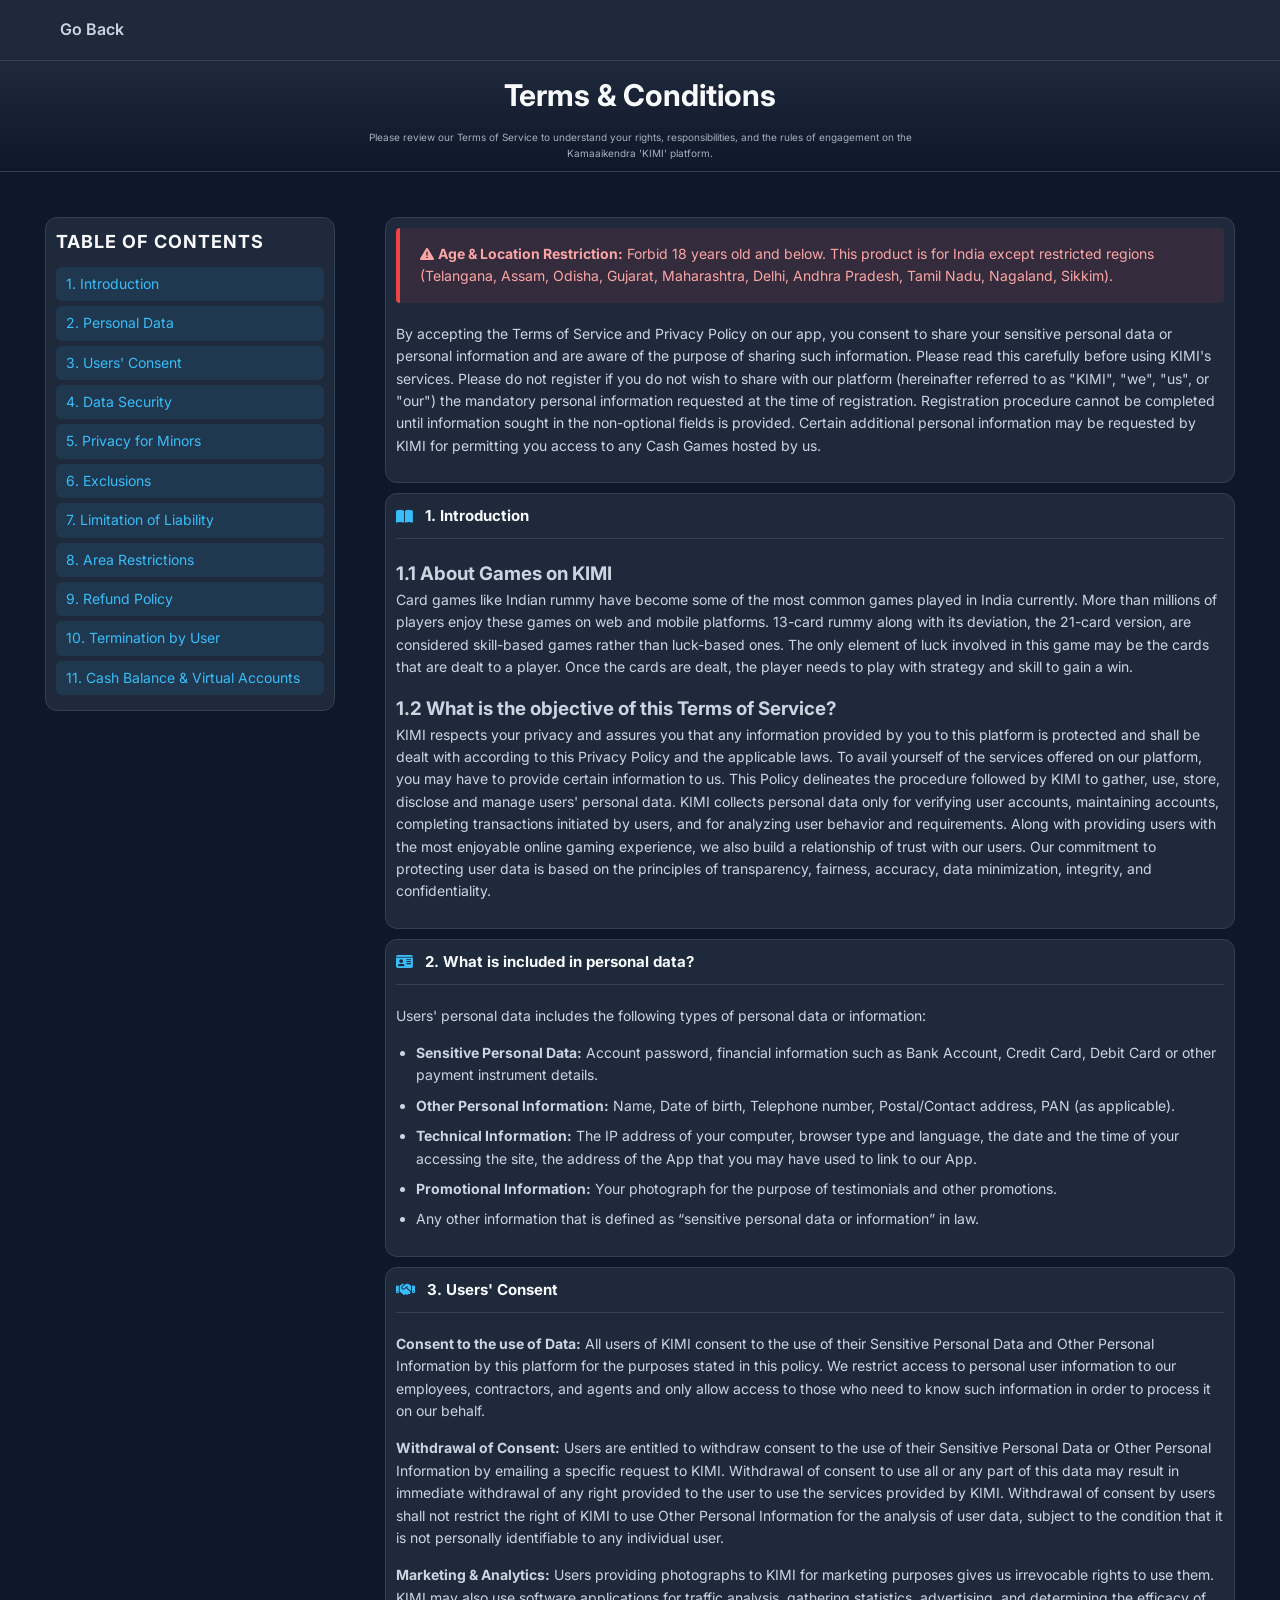
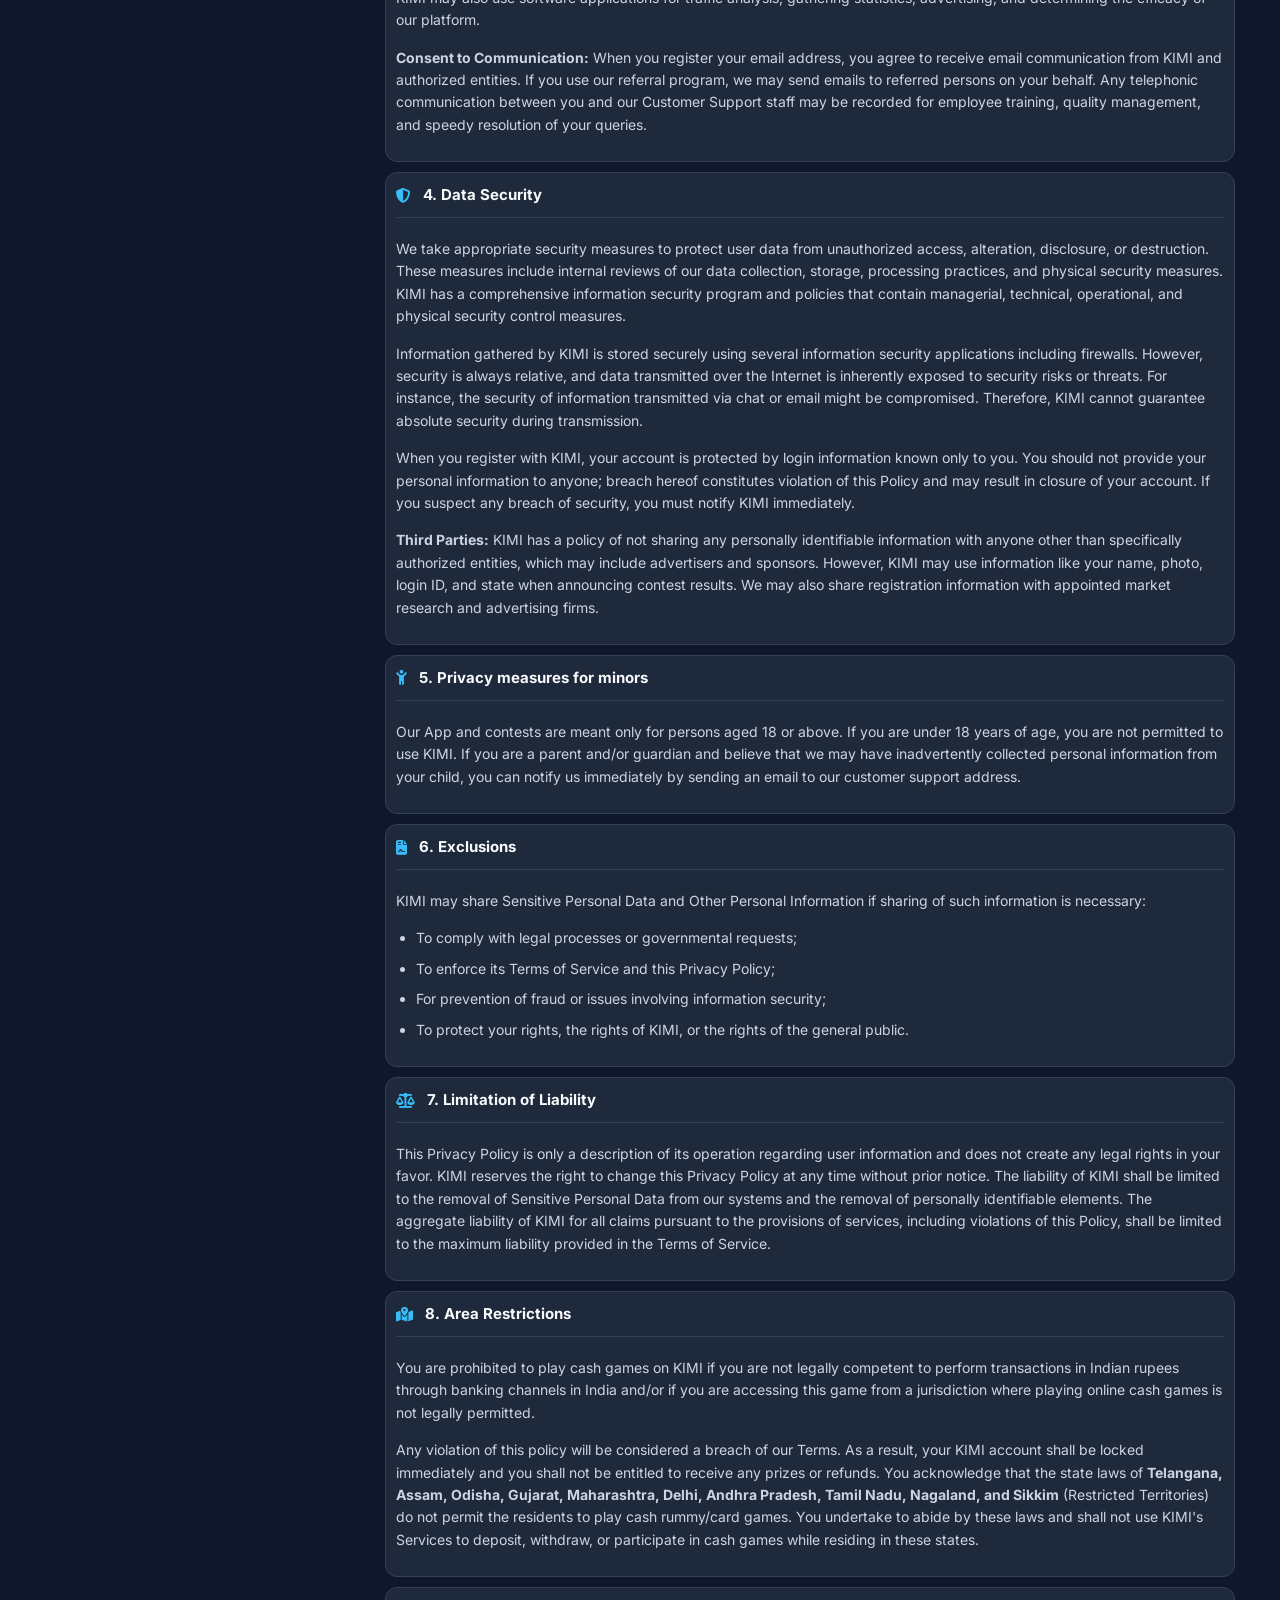
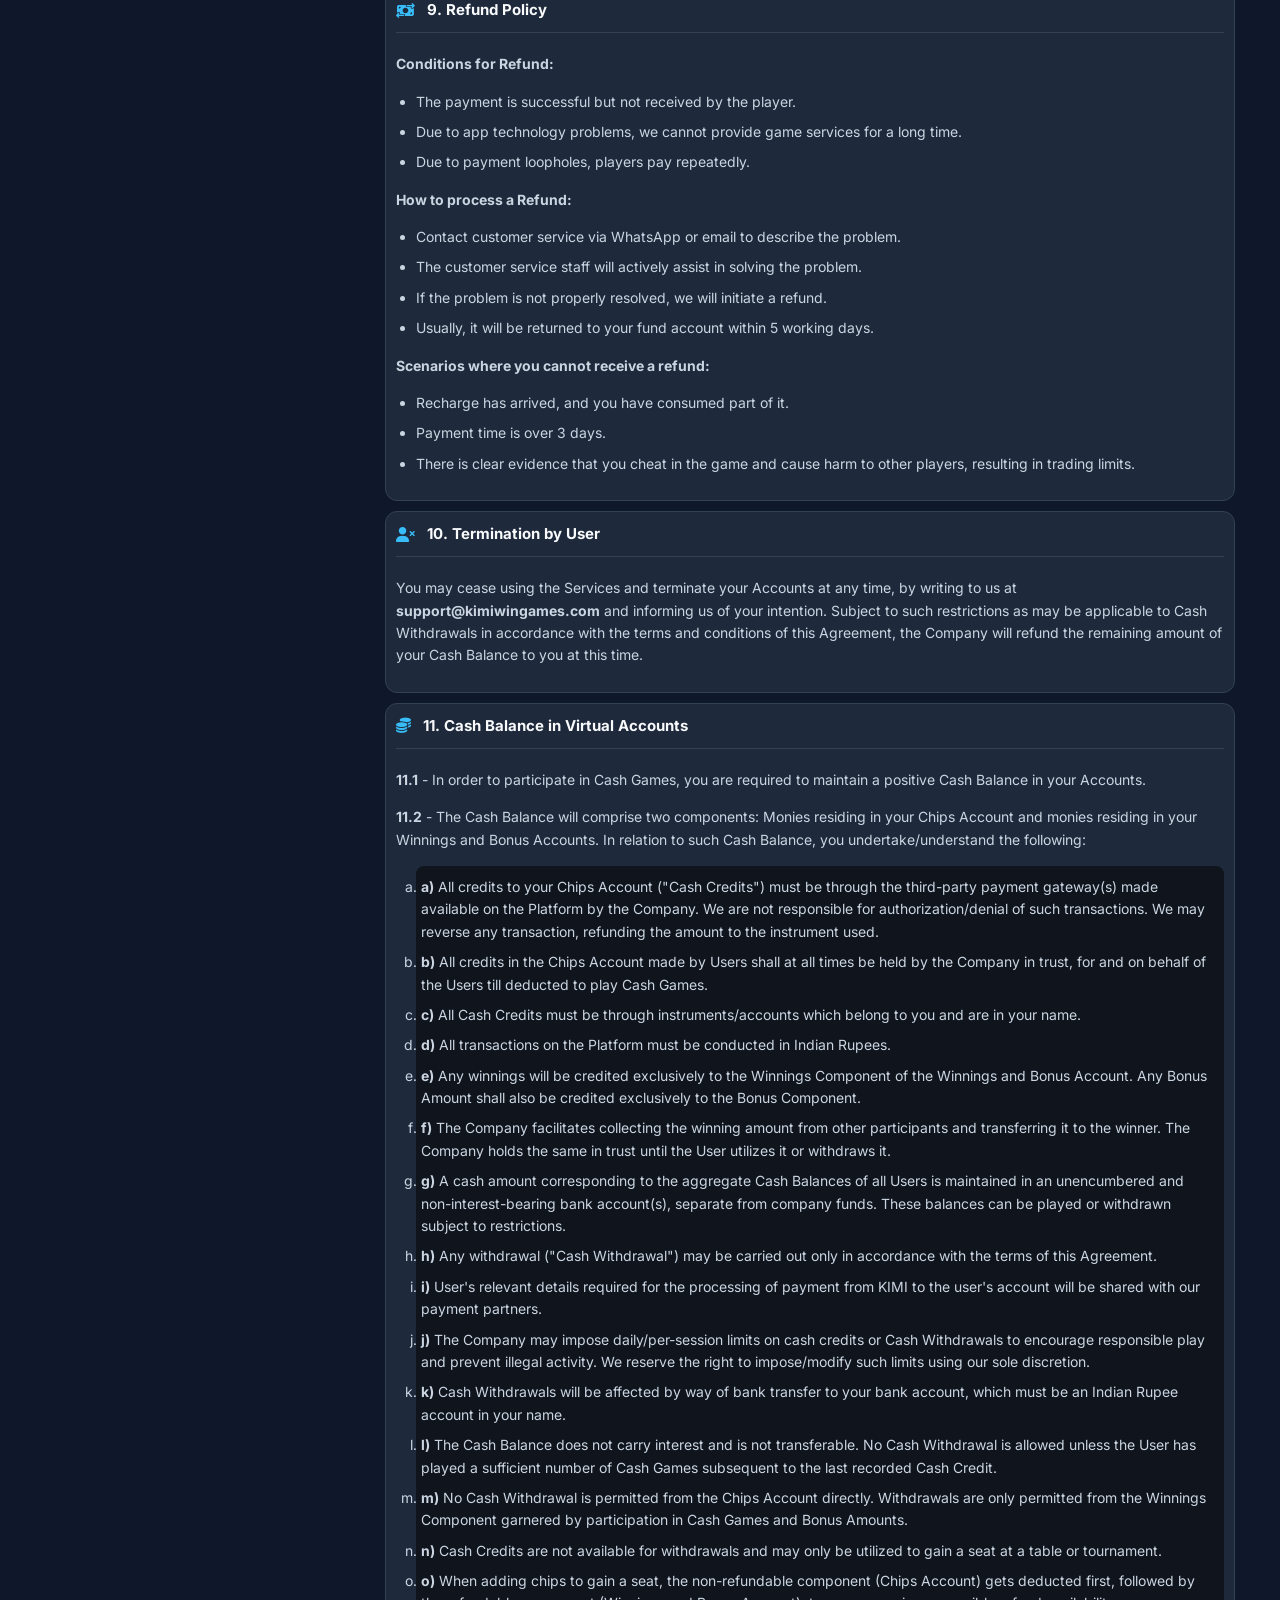
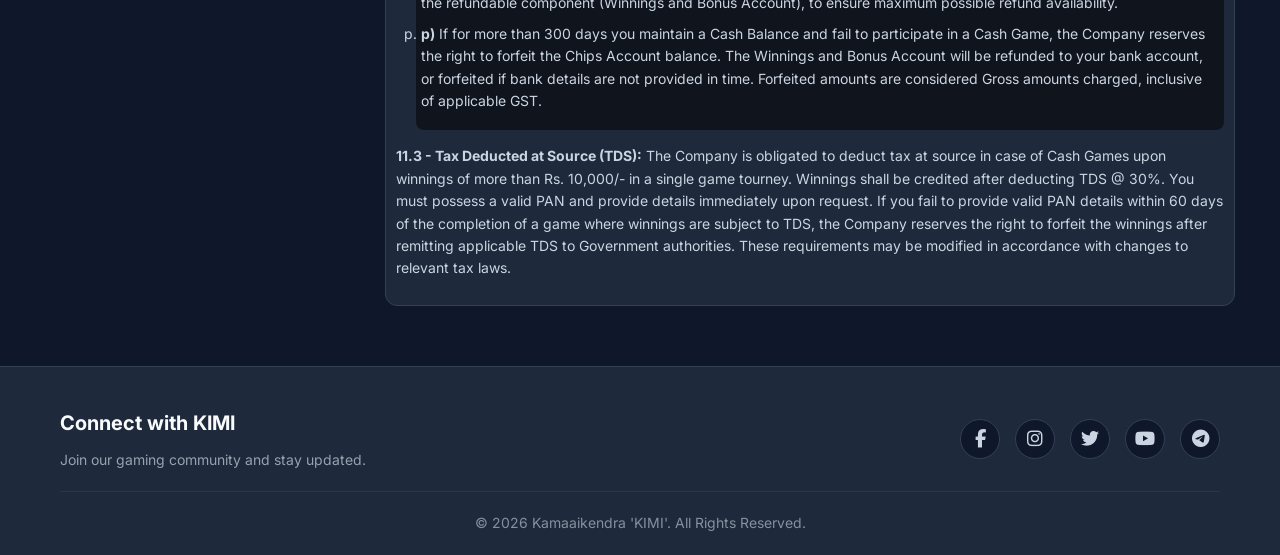
<file: terms&conditions.html>
<!DOCTYPE html>
<html lang="en">
<head>
    <meta charset="UTF-8">
    <meta name="viewport" content="width=device-width, initial-scale=1.0">
    <title>Terms & Conditions - Kamaaikendra 'KIMI'</title>
    
    <link href="https://fonts.googleapis.com/css2?family=Inter:wght@300;400;600;700&display=swap" rel="stylesheet">
    
    <link rel="stylesheet" href="https://cdnjs.cloudflare.com/ajax/libs/font-awesome/6.4.0/css/all.min.css">

    <script async src="https://www.googletagmanager.com/gtag/js?id=G-3YR8SBMEQY"></script>

    <style>
        /* Base Variables & Reset */
        :root {
            --bg-dark: #0f172a;
            --bg-card: #1e293b;
            --text-main: #cbd5e1;
            --text-heading: #f8fafc;
            --accent: #38bdf8;
            --accent-hover: #0ea5e9;
            --border-color: #334155;
            --danger: #ef4444;
        }

        * {
            margin: 0;
            padding: 0;
            box-sizing: border-box;
            font-family: 'Inter', sans-serif;
            scroll-behavior: smooth;
        }
            /* Disable text selection */
    * {
        -webkit-user-select: none;
        -moz-user-select: none;
        -ms-user-select: none;
        user-select: none;
        -webkit-tap-highlight-color: transparent;
    }

    /* Disable drag of images and links */
    img, a {
        -webkit-user-drag: none;
        -khtml-user-drag: none;
        -moz-user-drag: none;
        -o-user-drag: none;
        user-drag: none;
        pointer-events: auto;
    }

    /* Disable pointer events for iframes or embeds */
    iframe, embed, object, video {
        pointer-events: none;
    }

    /* Prevent right-click via pointer-events */
    body {
        cursor: default;
    }

        body {
            background-color: var(--bg-dark);
            color: var(--text-main);
            line-height: 1.6;
        }

        a {
            text-decoration: none;
            color: var(--accent);
            transition: color 0.3s ease;
        }

        a:hover {
            color: var(--accent-hover);
        }

        /* Header */
        header {
            background-color: var(--bg-card);
            border-bottom: 1px solid var(--border-color);
            padding: 10px 0;
            position: sticky;
            top: 0;
            z-index: 100;
        }

        .container {
            max-width: 1200px;
            margin: 0 auto;
            padding: 0 20px;
        }

        .header-content {
            display: flex;
            justify-content: space-between;
            align-items: center;
        }

        .logo {
            height:50px;
            width:50px;
            background:url("https://blogger.googleusercontent.com/img/b/R29vZ2xl/AVvXsEi5GxCZmSzwAxvyQSgkHZTIQImWvPi_CIC2_zr_zPhPVQfKZgWlT0jSVZaNtmuTu4UZs-ki8eqZndYswkRwtGItWGqO_YWeNgXocTwkm5yIELyEVQyqYaa8GNlaWK8MMUJdYJLQItaGqjUDh2pm2H3NV6dM0eG_5KorDoS9UYbKX2prR3_nFpxZislXdZw/s737/1000128888.png");
            background-size: 100% 100%;
            border:none;
            display: flex;
            align-items: center;
            gap: 10px;
            margin:-5px;
        }
        /* Hero Section */
        .hero {
            text-align: center;
            padding: 10px 5px;
            background: linear-gradient(180deg, var(--bg-card) 0%, var(--bg-dark) 100%);
            border-bottom: 1px solid var(--border-color);
        }

        .hero h1 {
            font-size: 30px;
            color: var(--text-heading);
            margin-bottom: 10px;
        }

        .hero p {
            font-size: 10px;
            max-width: 600px;
            margin: 0 auto;
            opacity: 0.8;
        }

        /* Layout Grid */
        .main-layout {
            display: grid;
            grid-template-columns: 300px 1fr;
            gap: 40px;
            padding: 40px 0;
        }

        /* Sidebar Navigation */
         .sidebar {
            position: sticky;
            top: 100px;
            height: max-content;
            background-color: var(--bg-card);
            padding: 10px;
            margin:5px;
            border-radius: 12px;
            border: 1px solid var(--border-color);
        }

        .sidebar h4 {
            color: var(--text-heading);
            font-size: 18px;
            margin-bottom: 10px;
            text-transform: uppercase;
            letter-spacing: 1px;
        }

        .sidebar ul {
            list-style: none;
        }

        .sidebar ul li {
            margin-bottom: 5px;
        }

        .sidebar ul li a {
            color: var(--text-main);
            font-size: 14px;
            display: block;
            padding: 6px 12px;
            border-radius: 6px;
            transition: all 0.3s ease;
        }

        .sidebar ul li a:hover, .sidebar ul li a.active {
            background-color: rgba(56, 189, 248, 0.1);
            color: var(--accent);
            padding-left: 10px;
        }

        /* Content Area */
        .content-area section {
            background-color: var(--bg-card);
            padding: 10px;
            border-radius: 12px;
            margin:5px;
            margin-bottom: 10px;
            border: 1px solid var(--border-color);
            transition: transform 0.3s ease, box-shadow 0.3s ease;
        }

        .content-area section:hover {
            transform: translateY(-2px);
            box-shadow: 0 10px 25px rgba(0,0,0,0.2);
        }

        .content-area h2 {
            color: var(--text-heading);
            font-size: 15px;
            margin-bottom: 20px;
            display: flex;
            align-items: center;
            gap: 12px;
            border-bottom: 1px solid var(--border-color);
            padding-bottom: 10px;
        }

        .content-area h2 i {
            color: var(--accent);
        }

        .content-area p {
            margin-bottom: 15px;
            font-size: 14px;
        }

        .content-area ul {
            margin-left: 20px;
            margin-bottom: 15px;
        }

        .content-area ul li {
            margin-bottom: 8px;
            font-size: 14px;
        }

        .content-area .nested-list {
            list-style-type: lower-alpha;
            background: rgba(0,0,0,0.5);
            padding:10px;
            padding-left: 5px;
            border-radius: 8px;
            margin-top: 15px;
        }

        /* Important Alerts */
        .alert {
            background-color: rgba(239, 68, 68, 0.1);
            border-left: 4px solid var(--danger);
            padding: 15px 20px;
            border-radius: 4px;
            margin-bottom: 20px;
        }

        .alert p {
            margin: 0;
            color: #fca5a5;
        }

        /* Footer */
        footer {
            background-color: var(--bg-card);
            border-top: 1px solid var(--border-color);
            padding: 40px 0 20px;
            margin-top: 10px;
        }

        .footer-content {
            display: flex;
            justify-content: space-between;
            align-items: center;
            flex-wrap: wrap;
            gap: 20px;
            margin-bottom: 20px;
        }

        .social-links {
            display: flex;
            gap: 15px;
            list-style: none;
        }

        .social-links a {
            display: flex;
            align-items: center;
            justify-content: center;
            width: 40px;
            height: 40px;
            background-color: var(--bg-dark);
            border-radius: 50%;
            color: var(--text-main);
            font-size: 18px;
            border: 1px solid var(--border-color);
        }

        .social-links a:hover {
            background-color: var(--accent);
            color: white;
            border-color: var(--accent);
            transform: translateY(-3px);
        }

        .copyright {
            text-align: center;
            font-size: 14px;
            opacity: 0.6;
            border-top: 1px solid var(--border-color);
            padding-top: 20px;
            width: 100%;
        }

        /* Responsive Design */
        @media (max-width: 992px) {
            .main-layout {
                grid-template-columns: 1fr;
            }
            .sidebar {
                position: relative;
                top: 0;
                margin-bottom: 0px;
            }
        }

        @media (max-width: 768px) {
            .footer-content {
                flex-direction: column;
                text-align: center;
            }
        }
    </style>
</head>
<body>

    <header>
        <div class="container header-content">
             <div>
                <a href="home.html" style="color: var(--text-main); font-weight: 600;">Go Back</a>
            </div>
            <div class="logo"></div>
        </div>
    </header>

    <section class="hero">
        <div class="container">
            <h1>Terms & Conditions</h1>
            <p>Please review our Terms of Service to understand your rights, responsibilities, and the rules of engagement on the Kamaaikendra 'KIMI' platform.</p>
        </div>
    </section>

    <div class="container main-layout">
        
        <aside class="sidebar">
            <h4>Table of Contents</h4>
            <ul>
                <li><a href="#introduction" class="nav-link active">1. Introduction</a></li>
                <li><a href="#personal-data" class="nav-link">2. Personal Data</a></li>
                <li><a href="#consent" class="nav-link">3. Users' Consent</a></li>
                <li><a href="#security" class="nav-link">4. Data Security</a></li>
                <li><a href="#minors" class="nav-link">5. Privacy for Minors</a></li>
                <li><a href="#exclusions" class="nav-link">6. Exclusions</a></li>
                <li><a href="#liability" class="nav-link">7. Limitation of Liability</a></li>
                <li><a href="#area-restrict" class="nav-link">8. Area Restrictions</a></li>
                <li><a href="#refund" class="nav-link">9. Refund Policy</a></li>
                <li><a href="#termination" class="nav-link">10. Termination by User</a></li>
                <li><a href="#cash-balance" class="nav-link">11. Cash Balance & Virtual Accounts</a></li>
            </ul>
        </aside>

        <main class="content-area">

            <section id="preliminary">
                <div class="alert">
                    <p><i class="fa-solid fa-triangle-exclamation"></i> <strong>Age & Location Restriction:</strong> Forbid 18 years old and below. This product is for India except restricted regions (Telangana, Assam, Odisha, Gujarat, Maharashtra, Delhi, Andhra Pradesh, Tamil Nadu, Nagaland, Sikkim).</p>
                </div>
                <p>By accepting the Terms of Service and Privacy Policy on our app, you consent to share your sensitive personal data or personal information and are aware of the purpose of sharing such information. Please read this carefully before using KIMI's services. Please do not register if you do not wish to share with our platform (hereinafter referred to as "KIMI", "we", "us", or "our") the mandatory personal information requested at the time of registration. Registration procedure cannot be completed until information sought in the non-optional fields is provided. Certain additional personal information may be requested by KIMI for permitting you access to any Cash Games hosted by us.</p>
            </section>

            <section id="introduction">
                <h2><i class="fa-solid fa-book-open"></i> 1. Introduction</h2>
                <h3>1.1 About Games on KIMI</h3>
                <p>Card games like Indian rummy have become some of the most common games played in India currently. More than millions of players enjoy these games on web and mobile platforms. 13-card rummy along with its deviation, the 21-card version, are considered skill-based games rather than luck-based ones. The only element of luck involved in this game may be the cards that are dealt to a player. Once the cards are dealt, the player needs to play with strategy and skill to gain a win.</p>
                
                <h3>1.2 What is the objective of this Terms of Service?</h3>
                <p>KIMI respects your privacy and assures you that any information provided by you to this platform is protected and shall be dealt with according to this Privacy Policy and the applicable laws. To avail yourself of the services offered on our platform, you may have to provide certain information to us. This Policy delineates the procedure followed by KIMI to gather, use, store, disclose and manage users' personal data. KIMI collects personal data only for verifying user accounts, maintaining accounts, completing transactions initiated by users, and for analyzing user behavior and requirements. Along with providing users with the most enjoyable online gaming experience, we also build a relationship of trust with our users. Our commitment to protecting user data is based on the principles of transparency, fairness, accuracy, data minimization, integrity, and confidentiality.</p>
            </section>

            <section id="personal-data">
                <h2><i class="fa-solid fa-id-card"></i> 2. What is included in personal data?</h2>
                <p>Users' personal data includes the following types of personal data or information:</p>
                <ul>
                    <li><strong>Sensitive Personal Data:</strong> Account password, financial information such as Bank Account, Credit Card, Debit Card or other payment instrument details.</li>
                    <li><strong>Other Personal Information:</strong> Name, Date of birth, Telephone number, Postal/Contact address, PAN (as applicable).</li>
                    <li><strong>Technical Information:</strong> The IP address of your computer, browser type and language, the date and the time of your accessing the site, the address of the App that you may have used to link to our App.</li>
                    <li><strong>Promotional Information:</strong> Your photograph for the purpose of testimonials and other promotions.</li>
                    <li>Any other information that is defined as “sensitive personal data or information” in law.</li>
                </ul>
            </section>

            <section id="consent">
                <h2><i class="fa-solid fa-handshake"></i> 3. Users' Consent</h2>
                <p><strong>Consent to the use of Data:</strong> All users of KIMI consent to the use of their Sensitive Personal Data and Other Personal Information by this platform for the purposes stated in this policy. We restrict access to personal user information to our employees, contractors, and agents and only allow access to those who need to know such information in order to process it on our behalf.</p>
                <p><strong>Withdrawal of Consent:</strong> Users are entitled to withdraw consent to the use of their Sensitive Personal Data or Other Personal Information by emailing a specific request to KIMI. Withdrawal of consent to use all or any part of this data may result in immediate withdrawal of any right provided to the user to use the services provided by KIMI. Withdrawal of consent by users shall not restrict the right of KIMI to use Other Personal Information for the analysis of user data, subject to the condition that it is not personally identifiable to any individual user.</p>
                <p><strong>Marketing & Analytics:</strong> Users providing photographs to KIMI for marketing purposes gives us irrevocable rights to use them. KIMI may also use software applications for traffic analysis, gathering statistics, advertising, and determining the efficacy of our platform.</p>
                <p><strong>Consent to Communication:</strong> When you register your email address, you agree to receive email communication from KIMI and authorized entities. If you use our referral program, we may send emails to referred persons on your behalf. Any telephonic communication between you and our Customer Support staff may be recorded for employee training, quality management, and speedy resolution of your queries.</p>
            </section>

            <section id="security">
                <h2><i class="fa-solid fa-shield-halved"></i> 4. Data Security</h2>
                <p>We take appropriate security measures to protect user data from unauthorized access, alteration, disclosure, or destruction. These measures include internal reviews of our data collection, storage, processing practices, and physical security measures. KIMI has a comprehensive information security program and policies that contain managerial, technical, operational, and physical security control measures.</p>
                <p>Information gathered by KIMI is stored securely using several information security applications including firewalls. However, security is always relative, and data transmitted over the Internet is inherently exposed to security risks or threats. For instance, the security of information transmitted via chat or email might be compromised. Therefore, KIMI cannot guarantee absolute security during transmission.</p>
                <p>When you register with KIMI, your account is protected by login information known only to you. You should not provide your personal information to anyone; breach hereof constitutes violation of this Policy and may result in closure of your account. If you suspect any breach of security, you must notify KIMI immediately.</p>
                <p><strong>Third Parties:</strong> KIMI has a policy of not sharing any personally identifiable information with anyone other than specifically authorized entities, which may include advertisers and sponsors. However, KIMI may use information like your name, photo, login ID, and state when announcing contest results. We may also share registration information with appointed market research and advertising firms.</p>
            </section>

            <section id="minors">
                <h2><i class="fa-solid fa-child-reaching"></i> 5. Privacy measures for minors</h2>
                <p>Our App and contests are meant only for persons aged 18 or above. If you are under 18 years of age, you are not permitted to use KIMI. If you are a parent and/or guardian and believe that we may have inadvertently collected personal information from your child, you can notify us immediately by sending an email to our customer support address.</p>
            </section>

            <section id="exclusions">
                <h2><i class="fa-solid fa-file-contract"></i> 6. Exclusions</h2>
                <p>KIMI may share Sensitive Personal Data and Other Personal Information if sharing of such information is necessary:</p>
                <ul>
                    <li>To comply with legal processes or governmental requests;</li>
                    <li>To enforce its Terms of Service and this Privacy Policy;</li>
                    <li>For prevention of fraud or issues involving information security;</li>
                    <li>To protect your rights, the rights of KIMI, or the rights of the general public.</li>
                </ul>
            </section>

            <section id="liability">
                <h2><i class="fa-solid fa-scale-balanced"></i> 7. Limitation of Liability</h2>
                <p>This Privacy Policy is only a description of its operation regarding user information and does not create any legal rights in your favor. KIMI reserves the right to change this Privacy Policy at any time without prior notice. The liability of KIMI shall be limited to the removal of Sensitive Personal Data from our systems and the removal of personally identifiable elements. The aggregate liability of KIMI for all claims pursuant to the provisions of services, including violations of this Policy, shall be limited to the maximum liability provided in the Terms of Service.</p>
            </section>

            <section id="area-restrict">
                <h2><i class="fa-solid fa-map-location-dot"></i> 8. Area Restrictions</h2>
                <p>You are prohibited to play cash games on KIMI if you are not legally competent to perform transactions in Indian rupees through banking channels in India and/or if you are accessing this game from a jurisdiction where playing online cash games is not legally permitted.</p>
                <p>Any violation of this policy will be considered a breach of our Terms. As a result, your KIMI account shall be locked immediately and you shall not be entitled to receive any prizes or refunds. You acknowledge that the state laws of <strong>Telangana, Assam, Odisha, Gujarat, Maharashtra, Delhi, Andhra Pradesh, Tamil Nadu, Nagaland, and Sikkim</strong> (Restricted Territories) do not permit the residents to play cash rummy/card games. You undertake to abide by these laws and shall not use KIMI's Services to deposit, withdraw, or participate in cash games while residing in these states.</p>
            </section>

            <section id="refund">
                <h2><i class="fa-solid fa-money-bill-transfer"></i> 9. Refund Policy</h2>
                <p><strong>Conditions for Refund:</strong></p>
                <ul>
                    <li>The payment is successful but not received by the player.</li>
                    <li>Due to app technology problems, we cannot provide game services for a long time.</li>
                    <li>Due to payment loopholes, players pay repeatedly.</li>
                </ul>
                <p><strong>How to process a Refund:</strong></p>
                <ul>
                    <li>Contact customer service via WhatsApp or email to describe the problem.</li>
                    <li>The customer service staff will actively assist in solving the problem.</li>
                    <li>If the problem is not properly resolved, we will initiate a refund.</li>
                    <li>Usually, it will be returned to your fund account within 5 working days.</li>
                </ul>
                <p><strong>Scenarios where you cannot receive a refund:</strong></p>
                <ul>
                    <li>Recharge has arrived, and you have consumed part of it.</li>
                    <li>Payment time is over 3 days.</li>
                    <li>There is clear evidence that you cheat in the game and cause harm to other players, resulting in trading limits.</li>
                </ul>
            </section>

            <section id="termination">
                <h2><i class="fa-solid fa-user-xmark"></i> 10. Termination by User</h2>
                <p>You may cease using the Services and terminate your Accounts at any time, by writing to us at <strong>support@kimiwingames.com</strong> and informing us of your intention. Subject to such restrictions as may be applicable to Cash Withdrawals in accordance with the terms and conditions of this Agreement, the Company will refund the remaining amount of your Cash Balance to you at this time.</p>
            </section>

            <section id="cash-balance">
                <h2><i class="fa-solid fa-coins"></i> 11. Cash Balance in Virtual Accounts</h2>
                <p><strong>11.1</strong> - In order to participate in Cash Games, you are required to maintain a positive Cash Balance in your Accounts.</p>
                <p><strong>11.2</strong> - The Cash Balance will comprise two components: Monies residing in your Chips Account and monies residing in your Winnings and Bonus Accounts. In relation to such Cash Balance, you undertake/understand the following:</p>
                
                <ul class="nested-list">
                    <li><strong>a)</strong> All credits to your Chips Account ("Cash Credits") must be through the third-party payment gateway(s) made available on the Platform by the Company. We are not responsible for authorization/denial of such transactions. We may reverse any transaction, refunding the amount to the instrument used.</li>
                    <li><strong>b)</strong> All credits in the Chips Account made by Users shall at all times be held by the Company in trust, for and on behalf of the Users till deducted to play Cash Games.</li>
                    <li><strong>c)</strong> All Cash Credits must be through instruments/accounts which belong to you and are in your name.</li>
                    <li><strong>d)</strong> All transactions on the Platform must be conducted in Indian Rupees.</li>
                    <li><strong>e)</strong> Any winnings will be credited exclusively to the Winnings Component of the Winnings and Bonus Account. Any Bonus Amount shall also be credited exclusively to the Bonus Component.</li>
                    <li><strong>f)</strong> The Company facilitates collecting the winning amount from other participants and transferring it to the winner. The Company holds the same in trust until the User utilizes it or withdraws it.</li>
                    <li><strong>g)</strong> A cash amount corresponding to the aggregate Cash Balances of all Users is maintained in an unencumbered and non-interest-bearing bank account(s), separate from company funds. These balances can be played or withdrawn subject to restrictions.</li>
                    <li><strong>h)</strong> Any withdrawal ("Cash Withdrawal") may be carried out only in accordance with the terms of this Agreement.</li>
                    <li><strong>i)</strong> User's relevant details required for the processing of payment from KIMI to the user's account will be shared with our payment partners.</li>
                    <li><strong>j)</strong> The Company may impose daily/per-session limits on cash credits or Cash Withdrawals to encourage responsible play and prevent illegal activity. We reserve the right to impose/modify such limits using our sole discretion.</li>
                    <li><strong>k)</strong> Cash Withdrawals will be affected by way of bank transfer to your bank account, which must be an Indian Rupee account in your name.</li>
                    <li><strong>l)</strong> The Cash Balance does not carry interest and is not transferable. No Cash Withdrawal is allowed unless the User has played a sufficient number of Cash Games subsequent to the last recorded Cash Credit.</li>
                    <li><strong>m)</strong> No Cash Withdrawal is permitted from the Chips Account directly. Withdrawals are only permitted from the Winnings Component garnered by participation in Cash Games and Bonus Amounts.</li>
                    <li><strong>n)</strong> Cash Credits are not available for withdrawals and may only be utilized to gain a seat at a table or tournament.</li>
                    <li><strong>o)</strong> When adding chips to gain a seat, the non-refundable component (Chips Account) gets deducted first, followed by the refundable component (Winnings and Bonus Account), to ensure maximum possible refund availability.</li>
                    <li><strong>p)</strong> If for more than 300 days you maintain a Cash Balance and fail to participate in a Cash Game, the Company reserves the right to forfeit the Chips Account balance. The Winnings and Bonus Account will be refunded to your bank account, or forfeited if bank details are not provided in time. Forfeited amounts are considered Gross amounts charged, inclusive of applicable GST.</li>
                </ul>

                <p><strong>11.3 - Tax Deducted at Source (TDS):</strong> The Company is obligated to deduct tax at source in case of Cash Games upon winnings of more than Rs. 10,000/- in a single game tourney. Winnings shall be credited after deducting TDS @ 30%. You must possess a valid PAN and provide details immediately upon request. If you fail to provide valid PAN details within 60 days of the completion of a game where winnings are subject to TDS, the Company reserves the right to forfeit the winnings after remitting applicable TDS to Government authorities. These requirements may be modified in accordance with changes to relevant tax laws.</p>
            </section>

        </main>
    </div>

    <footer>
        <div class="container">
            <div class="footer-content">
                <div>
                    <h3 style="color: var(--text-heading); font-size: 20px; margin-bottom: 10px;">Connect with KIMI</h3>
                    <p style="font-size: 14px; opacity: 0.7;">Join our gaming community and stay updated.</p>
                </div>
                
                <ul class="social-links">
                    <li><a target="_blank" rel="noreferrer nofollow" href="#" title="Facebook"><i class="fa-brands fa-facebook-f"></i></a></li>
                    <li><a target="_blank" rel="noreferrer nofollow" href="https://www.instagram.com/kamaaikendra_kimi?igsh=MTRzd2J4MHBhbm5ydg==" title="Instagram"><i class="fa-brands fa-instagram"></i></a></li>
                    <li><a target="_blank" rel="noreferrer nofollow" href="#" title="Twitter"><i class="fa-brands fa-twitter"></i></a></li>
                    <li><a target="_blank" rel="noreferrer nofollow" href="#" title="Youtube"><i class="fa-brands fa-youtube"></i></a></li>
                    <li><a target="_blank" rel="noreferrer nofollow" href="https://t.me/kamaaikendra777i" title="Telegram"><i class="fa-brands fa-telegram"></i></a></li>
                </ul>
            </div>
            <div class="copyright">
                <p>&copy; 2026 Kamaaikendra 'KIMI'. All Rights Reserved.</p>
            </div>
        </div>
    </footer>

    <script>
        document.addEventListener('DOMContentLoaded', () => {
            const sections = document.querySelectorAll('.content-area section');
            const navLinks = document.querySelectorAll('.sidebar ul li a');

            window.addEventListener('scroll', () => {
                let current = '';

                sections.forEach(section => {
                    const sectionTop = section.offsetTop;
                    // Adjusted for fixed header
                    if (scrollY >= (sectionTop - 150)) {
                        current = section.getAttribute('id');
                    }
                });

                navLinks.forEach(link => {
                    link.classList.remove('active');
                    if (link.getAttribute('href').includes(current)) {
                        link.classList.add('active');
                    }
                });
            });
        });
    </script>
</body>
</html>
</file>
